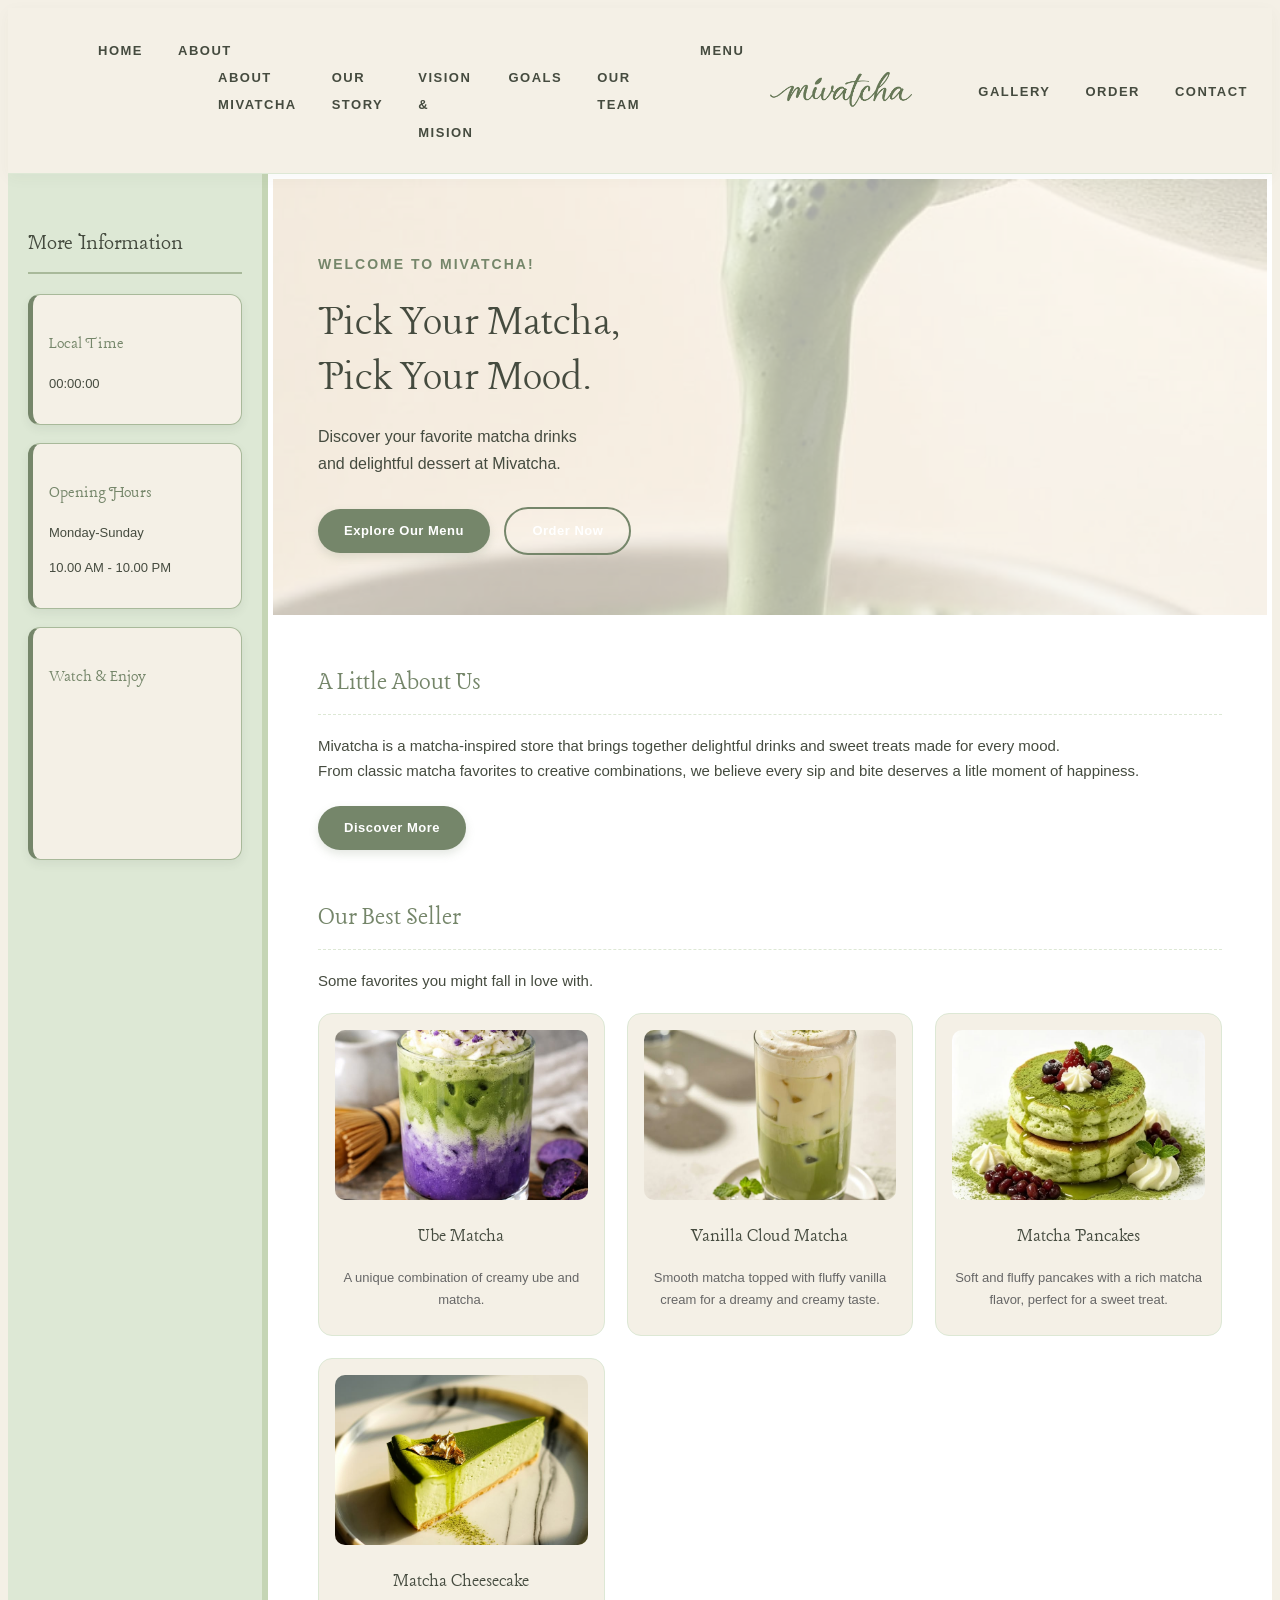
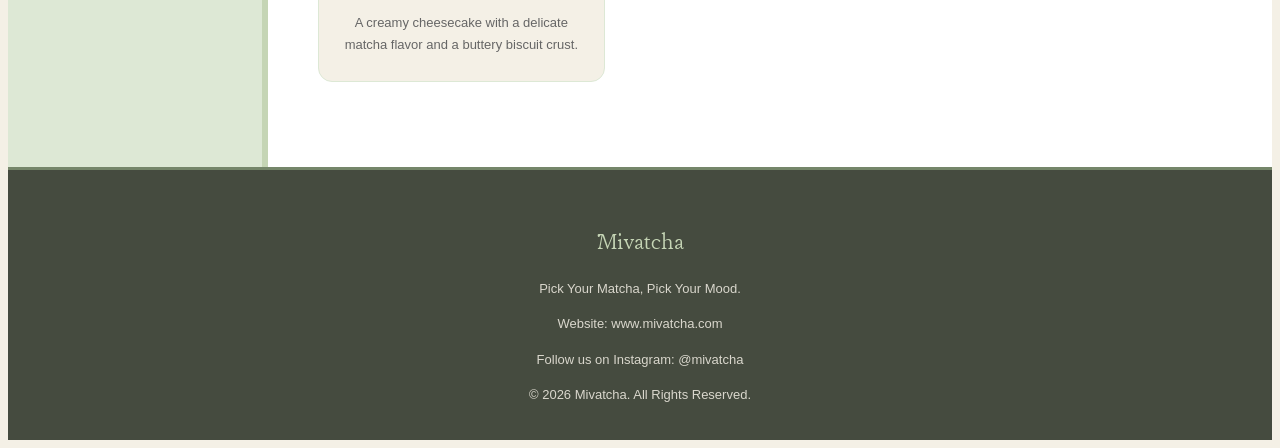
<file: index.html>
<!DOCTYPE html>
<html lang="en">
<head>
    <meta charset="UTF-8">
    <meta name="viewport" content="width=device-width, initial-scale=1.0">
    <title>Mivatcha | Pick Your Matcha, Pick Your Mood</title>
    <link rel="icon" href="images/Logo Kaligrafi Sage “mivatcha”.png">
    <link rel="stylesheet" href="style.css">
    <link rel="stylesheet" href="script.js">
    <link rel="stylesheet" href="https://fonts.googleapis.com/css?family=lancelot">
</head>
<body>
    <!-- header -->
<header class="header">
    <nav class="navigasi-kiri">
        <ul>
            <li><a href="index.html">Home</a></li>
            <li class="dropdown">
            <a href="about.html" class="dropbtn">About</a>
            <ul class="dropdown-content">
                <li><a href="about.html#profile">About Mivatcha</a></li>
                <li><a href="about.html#story">Our Story</a></li>
                <li><a href="about.html#vision-mission">Vision & Mision</a></li>
                <li><a href="about.html#goals">Goals</a></li>
                <li><a href="about.html#team">Our Team</a></li>
            </ul>
            </li>
            <li><a href="menu.html">Menu</a></li>
        </ul>
    </nav>

    <div class="logo-container">
        <img src="images/Logo Kaligrafi Sage “mivatcha”.png" alt="Logo Mivatcha" class="logo-img">
    </div>

    <nav class="navigasi-kanan">
        <ul>
            <li><a href="gallery.html">Gallery</a></li>
            <li><a href="order.html">Order</a></li>
            <li><a href="contact.html">Contact</a></li>
        </ul>
    </nav>
</header>
<!-- sidebar -->
<aside class="sidebar">
    
    <h2>More Information</h2>

    <div class="clock-widget">
        <h3>Local Time</h3>
        <p id="digital-clock">00:00:00</p>
    </div>

    <div class="opening-hours">
        <h3>Opening Hours</h3>
        <p>Monday-Sunday</p>
        <p>10.00 AM - 10.00 PM</p>
    </div>

    <div class="youtube-video">
    <h3>Watch & Enjoy</h3>
    <iframe src="https://www.youtube.com/embed/vztBQf_kU1M?si=RhCU1Ooqr7WZNze2" title="YouTube video player" frameborder="0" allow="accelerometer; autoplay; clipboard-write; encrypted-media; gyroscope; picture-in-picture; web-share" referrerpolicy="strict-origin-when-cross-origin" allowfullscreen></iframe>
</div>
</aside>

<main class="main-content">
<section class="hero">
    <div class="hero-text">
    <p class="subtitle">Welcome to Mivatcha!</p>
    <h1>Pick Your Matcha, <br> Pick Your Mood.</h1>
    
    <p>Discover your favorite matcha drinks <br> and delightful dessert at Mivatcha.
    </p>

    <a href="menu.html" class="button">Explore Our Menu</a>
    <a href="order.html" class="button button-secondary">Order Now</a>
    </div>

</section>

<section class="about-preview">
    <h2>A Little About Us</h2>
    <p>Mivatcha is a matcha-inspired store that brings together delightful drinks and sweet treats made for every mood.
    <br>
    From classic matcha favorites to creative combinations, we believe every sip and bite deserves a litle moment of happiness.
    </p>
    
    <a href="about.html" class="button">Discover More
    </a>
</section>

<section class="best-seller">
    <h2>Our Best Seller</h2>
    <p>Some favorites you might fall in love with.</p>

<div class="product-container">

    <div class="product-card">
        <img src="images/ube best seller.jpg" alt="Ube Matcha">
        <h3>Ube Matcha</h3>
        <p>A unique combination of creamy ube and matcha.</p>
    </div>

    <div class="product-card">
        <img src="images/Vanilla Cloud Matcha.jpg">
        <h3>Vanilla Cloud Matcha</h3>
        <p>Smooth matcha topped with fluffy vanilla cream for a dreamy and creamy taste.</p>
    </div>

    <div class="product-card">
        <img src="images/Matcha pancakes.jpg">
        <h3>Matcha Pancakes</h3>
        <p>Soft and fluffy pancakes with a rich matcha flavor, perfect for a sweet treat.</p>
    </div>

    <div class="product-card">
        <img src="images/matcha cheesecake.jpg">
        <h3>Matcha Cheesecake</h3>
        <p>A creamy cheesecake with a delicate matcha flavor and a buttery biscuit crust.</p>
    </div>
</div>
</section>
</main>

<!-- footer -->
 <footer>
    <div class="footer-content">
        <h2>Mivatcha</h2>
        <p>Pick Your Matcha, Pick Your Mood.</p>
        <p>Website: www.mivatcha.com</p>
        <p>Follow us on Instagram: @mivatcha</p>
        <p>&copy; 2026 Mivatcha. All Rights Reserved.</p>
    </div>
</footer>
</body>
</html>
</file>
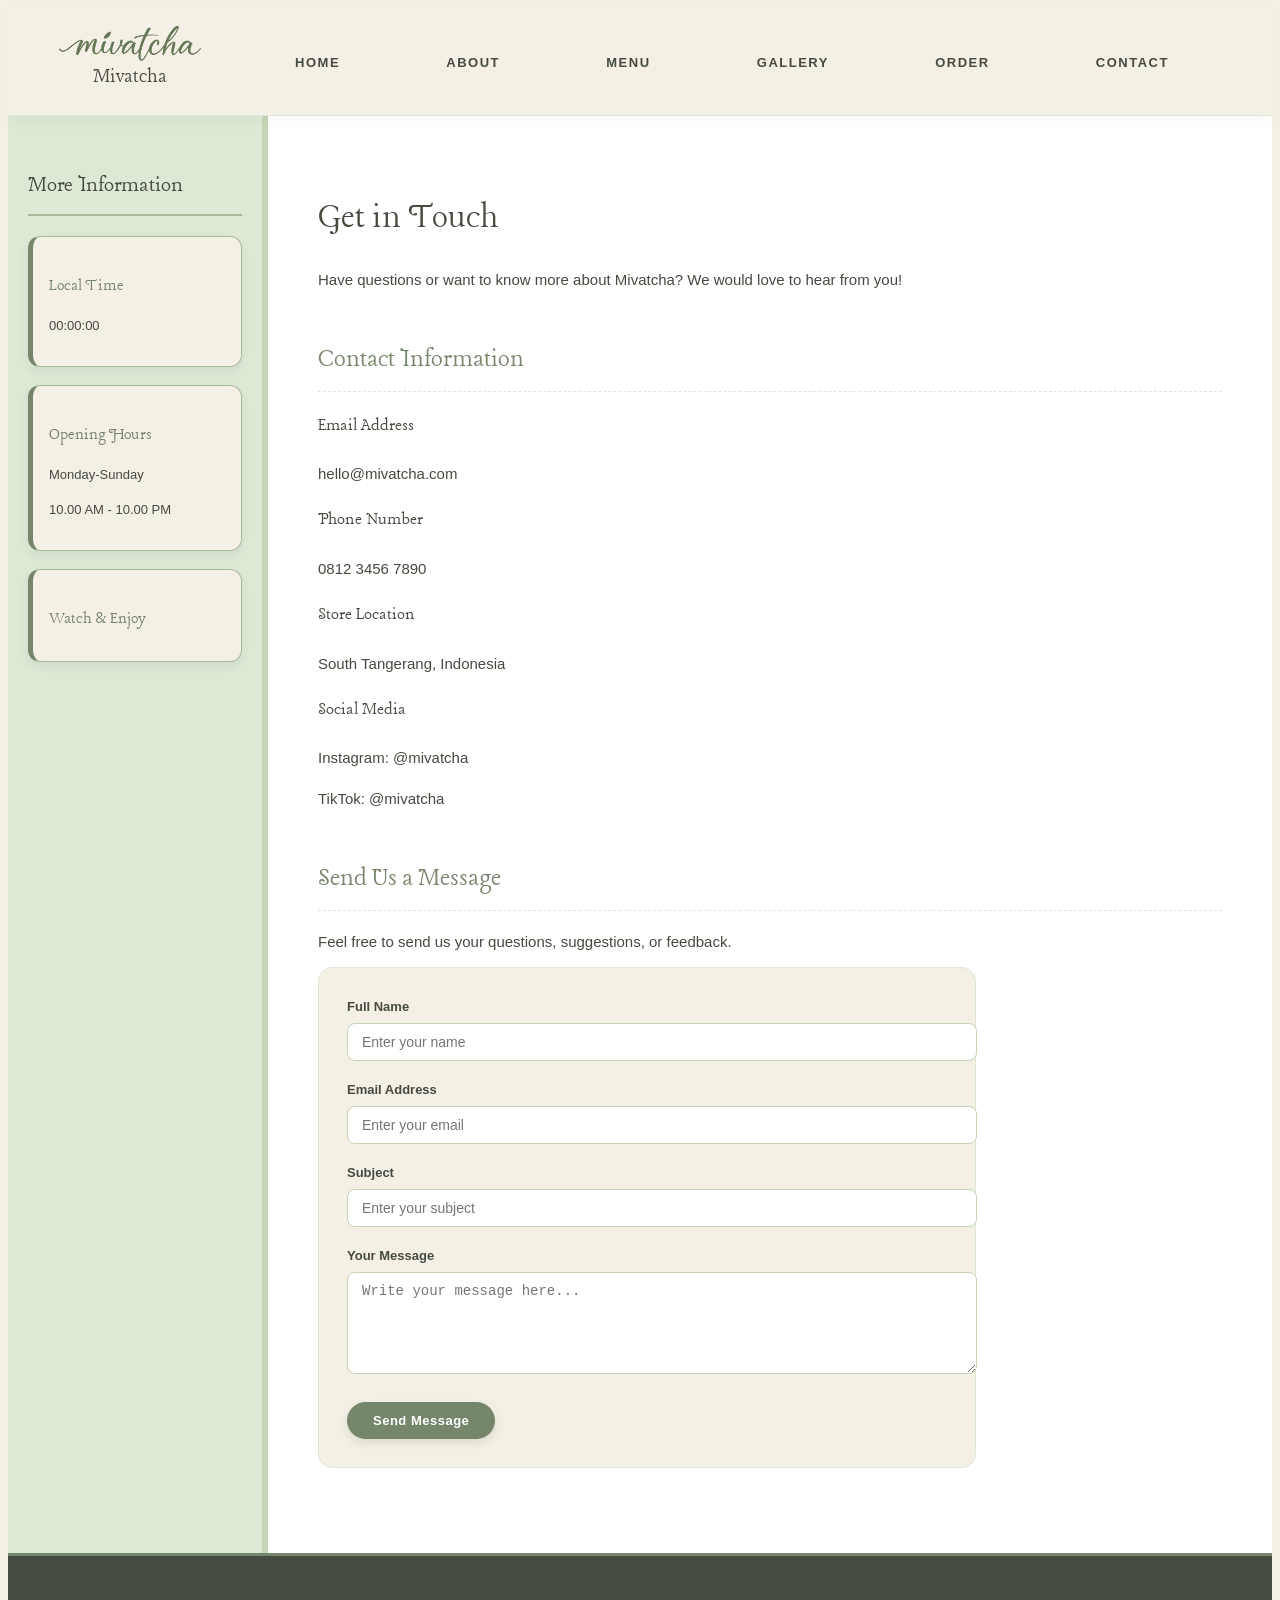
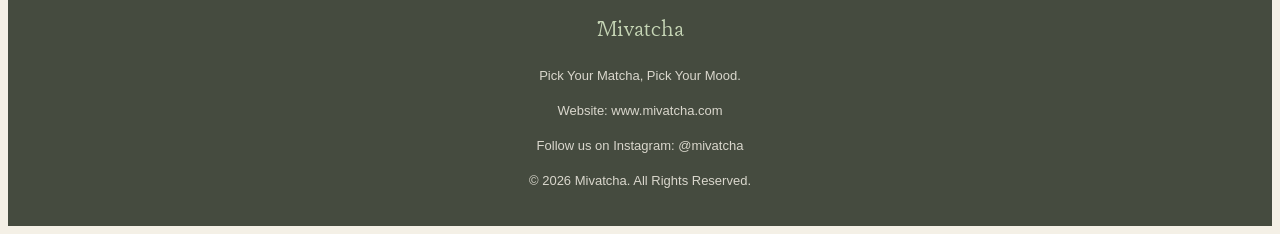
<file: contact.html>
<!DOCTYPE html>
<html lang="en">
<head>
    <meta charset="UTF-8">
    <meta name="viewport" content="width=device-width, initial-scale=1.0">
    <title>Contact Us | Mivatcha</title>
    <link rel="icon" href="images/Logo Kaligrafi Sage “mivatcha”.png">
    <link rel="stylesheet" href="style.css">
    <link rel="stylesheet"
  href="https://fonts.googleapis.com/css?family=lancelot">
</head>
<body>
    <!-- header -->
<header class="header">
    <div class="logo-container">
        <img src="images/Logo Kaligrafi Sage “mivatcha”.png" alt="Logo Mivatcha" class="logo-img">
        <h1>Mivatcha</h1>
        <p>Pick Your Matcha, Pick Your Mood</p>
    </div>

    <div class="navigasi">
        <ul>
            <li><a href="index.html">Home</a></li>
            <li><a href="about.html">About</a></li>
            <li><a href="menu.html">Menu</a></li>
            <li><a href="gallery.html">Gallery</a></li>
            <li><a href="order.html">Order</a></li>
            <li><a href="contact.html">Contact</a></li>
        </ul>
    </div>
</header>
<!-- sidebar -->
<aside class="sidebar">
    
    <h2>More Information</h2>

    <div class="clock-widget">
        <h3>Local Time</h3>
        <p id="digital-clock">00:00:00</p>
    </div>

    <div class="opening-hours">
        <h3>Opening Hours</h3>
        <p>Monday-Sunday</p>
        <p>10.00 AM - 10.00 PM</p>
    </div>

    <div class="youtube-video">
        <h3>Watch & Enjoy</h3>
    </div>
</aside>

<main class="main-content">
    <section class="contact-section">
        <h1>Get in Touch</h1>
        <p>Have questions or want to know more about Mivatcha? We would love to hear from you!</p>
    </section>

    <section class="contact-information">
        <h2>Contact Information</h2>

        <div class="contact-item">
            <h3>Email Address</h3>
            <p>hello@mivatcha.com</p>
        </div>

        <div class="contact-item">
            <h3>Phone Number</h3>
            <p>0812 3456 7890</p>
        </div>

        <div class="contact-item">
            <h3>Store Location</h3>
            <p>South Tangerang, Indonesia</p>
        </div>

        <div class="contact-item">
            <h3>Social Media</h3>
            <p>Instagram: @mivatcha</p>
            <p>TikTok: @mivatcha</p>
        </div>
    </section>

    <section class="contact-form-section">
        <h2>Send Us a Message</h2>
        <p>Feel free to send us your questions, suggestions, or feedback.</p>

        <form class="contact-form" action="#" method="post">

        <div class="form-group">
            <label for="name">Full Name</label>
            <input type="text" id="name" name="name" placeholder="Enter your name" required>
        </div>

        <div class="form-group">
            <label for="contact-email">Email Address</label>
            <input type="email" id="contact-email" name="email" placeholder="Enter your email" required>
        </div>

        <div class="form-group">
            <label for="subject">Subject</label>
            <input type="text" id="subject" name="subject" placeholder="Enter your subject" required>
        </div>

        <div class="form-group">
            <label for="message">Your Message</label>
            <textarea id="message" name="message" rows="5" placeholder="Write your message here..." required></textarea>
        </div>

        <button type="submit">Send Message</button>

        </form>
    </section>
</main>
<!-- footer -->
 <footer>
    <div class="footer-content">
        <h2>Mivatcha</h2>
        <p>Pick Your Matcha, Pick Your Mood.</p>
        <p>Website: www.mivatcha.com</p>
        <p>Follow us on Instagram: @mivatcha</p>
        <p>&copy; 2026 Mivatcha. All Rights Reserved.</p>
    </div>
</footer>
</body>
</html>
</file>
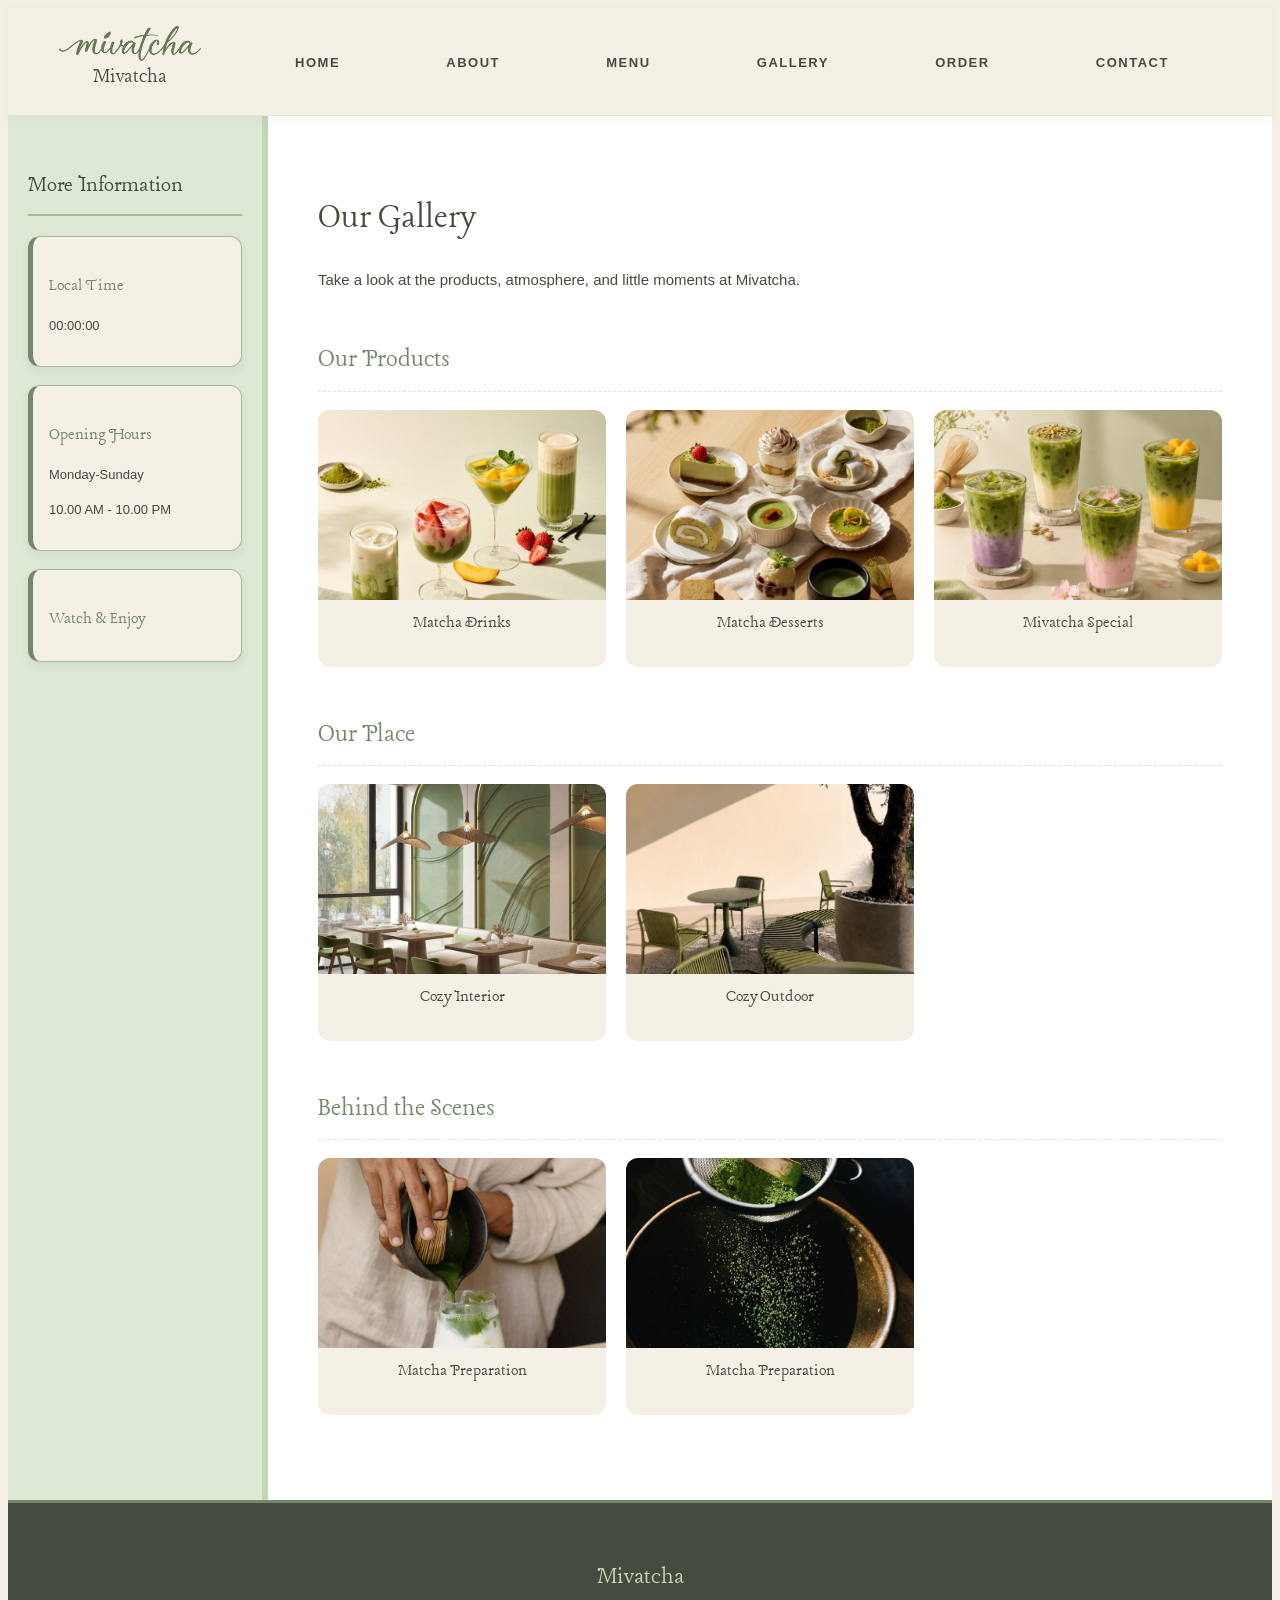
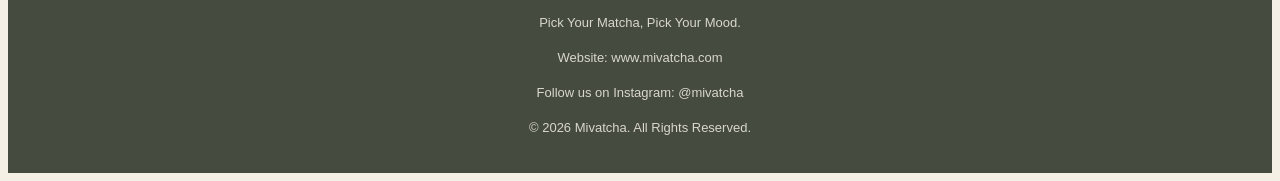
<file: gallery.html>
<!DOCTYPE html>
<html lang="en">
<head>
    <meta charset="UTF-8">
    <meta name="viewport" content="width=device-width, initial-scale=1.0">
    <title>Gallery | Mivatcha</title>
    <link rel="icon" href="images/Logo Kaligrafi Sage “mivatcha”.png">
    <link rel="stylesheet" href="style.css">
    <link rel="stylesheet"
  href="https://fonts.googleapis.com/css?family=lancelot">
</head>
<body>
    <!-- header -->
<header class="header">
    <div class="logo-container">
        <img src="images/Logo Kaligrafi Sage “mivatcha”.png" alt="Logo Mivatcha" class="logo-img">
        <h1>Mivatcha</h1>
        <p>Pick Your Matcha, Pick Your Mood</p>
    </div>

    <div class="navigasi">
        <ul>
            <li><a href="index.html">Home</a></li>
            <li><a href="about.html">About</a></li>
            <li><a href="menu.html">Menu</a></li>
            <li><a href="gallery.html">Gallery</a></li>
            <li><a href="order.html">Order</a></li>
            <li><a href="contact.html">Contact</a></li>
        </ul>
    </div>
</header>
<!-- sidebar -->
<aside class="sidebar">
    
    <h2>More Information</h2>

    <div class="clock-widget">
        <h3>Local Time</h3>
        <p id="digital-clock">00:00:00</p>
    </div>

    <div class="opening-hours">
        <h3>Opening Hours</h3>
        <p>Monday-Sunday</p>
        <p>10.00 AM - 10.00 PM</p>
    </div>

    <div class="youtube-video">
        <h3>Watch & Enjoy</h3>
    </div>
</aside>

<main class="main-content">
    <!-- gallery section -->
<section class="gallery-section">
    <h1>Our Gallery</h1>
    <p>Take a look at the products, atmosphere, and little moments at Mivatcha.</p>
</section>

<section class="gallery-kategori">
    <h2>Our Products</h2>

    <div class="gallery-container">
        <div class="gallery-item">
            <img src="images/produck matcha.jpg" alt="Matcha Drinks">
            <h3>Matcha Drinks</h3>
        </div>

        <div class="gallery-item">
            <img src="images/matcha desserts.jpg" alt="Matcha Desserts">
            <h3>Matcha Desserts</h3>
        </div>

        <div class="gallery-item">
            <img src="images/mivatcha special.png" alt="Mivatcha Special">
            <h3>Mivatcha Special</h3>
        </div>
    </div>
</section>

<section class="gallery-kategori">
    <h2>Our Place</h2>

    <div class="gallery-container">
        <div class="gallery-item">
            <img src="images/interior cafe.jpg" alt="Mivatcha Interior">
            <h3>Cozy Interior</h3>
        </div>

        <div class="gallery-item">
            <img src="images/outdoor.jpg" alt="Mivatcha Outdoor">
            <h3>Cozy Outdoor</h3>
        </div>
    </div>
</section>

<section class="gallery-kategori">
    <h2>Behind the Scenes</h2>

    <div class="gallery-container">
        <div class="gallery-item">
            <img src="images/making matcha.jpg" alt="Making Matcha">
            <h3>Matcha Preparation</h3>
        </div>

        <div class="gallery-item">
            <img src="images/making matcha 2.jpg" alt="Making Matcha">
            <h3>Matcha Preparation</h3>
        </div>
    </div>
</section>
</main>

<!-- footer -->
 <footer>
    <div class="footer-content">
        <h2>Mivatcha</h2>
        <p>Pick Your Matcha, Pick Your Mood.</p>
        <p>Website: www.mivatcha.com</p>
        <p>Follow us on Instagram: @mivatcha</p>
        <p>&copy; 2026 Mivatcha. All Rights Reserved.</p>
    </div>
</footer>
</body>
</html>
</file>
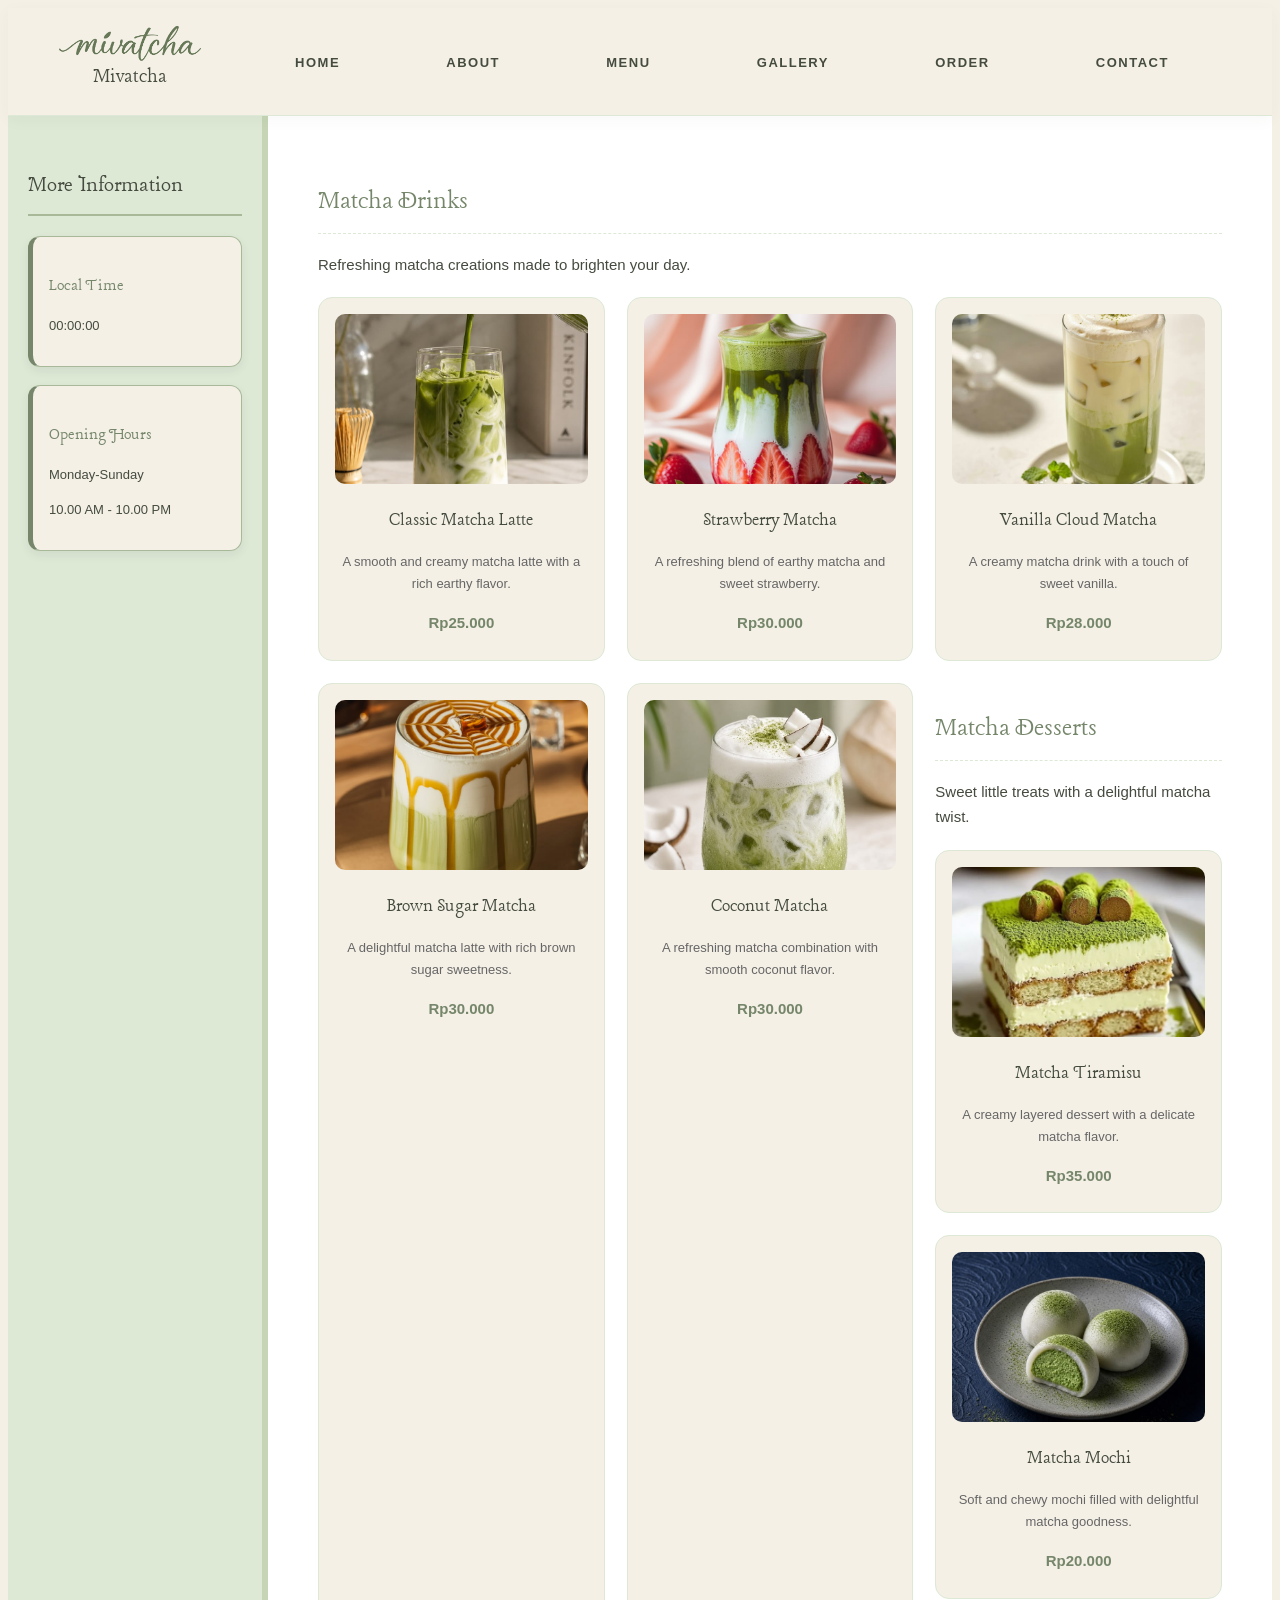
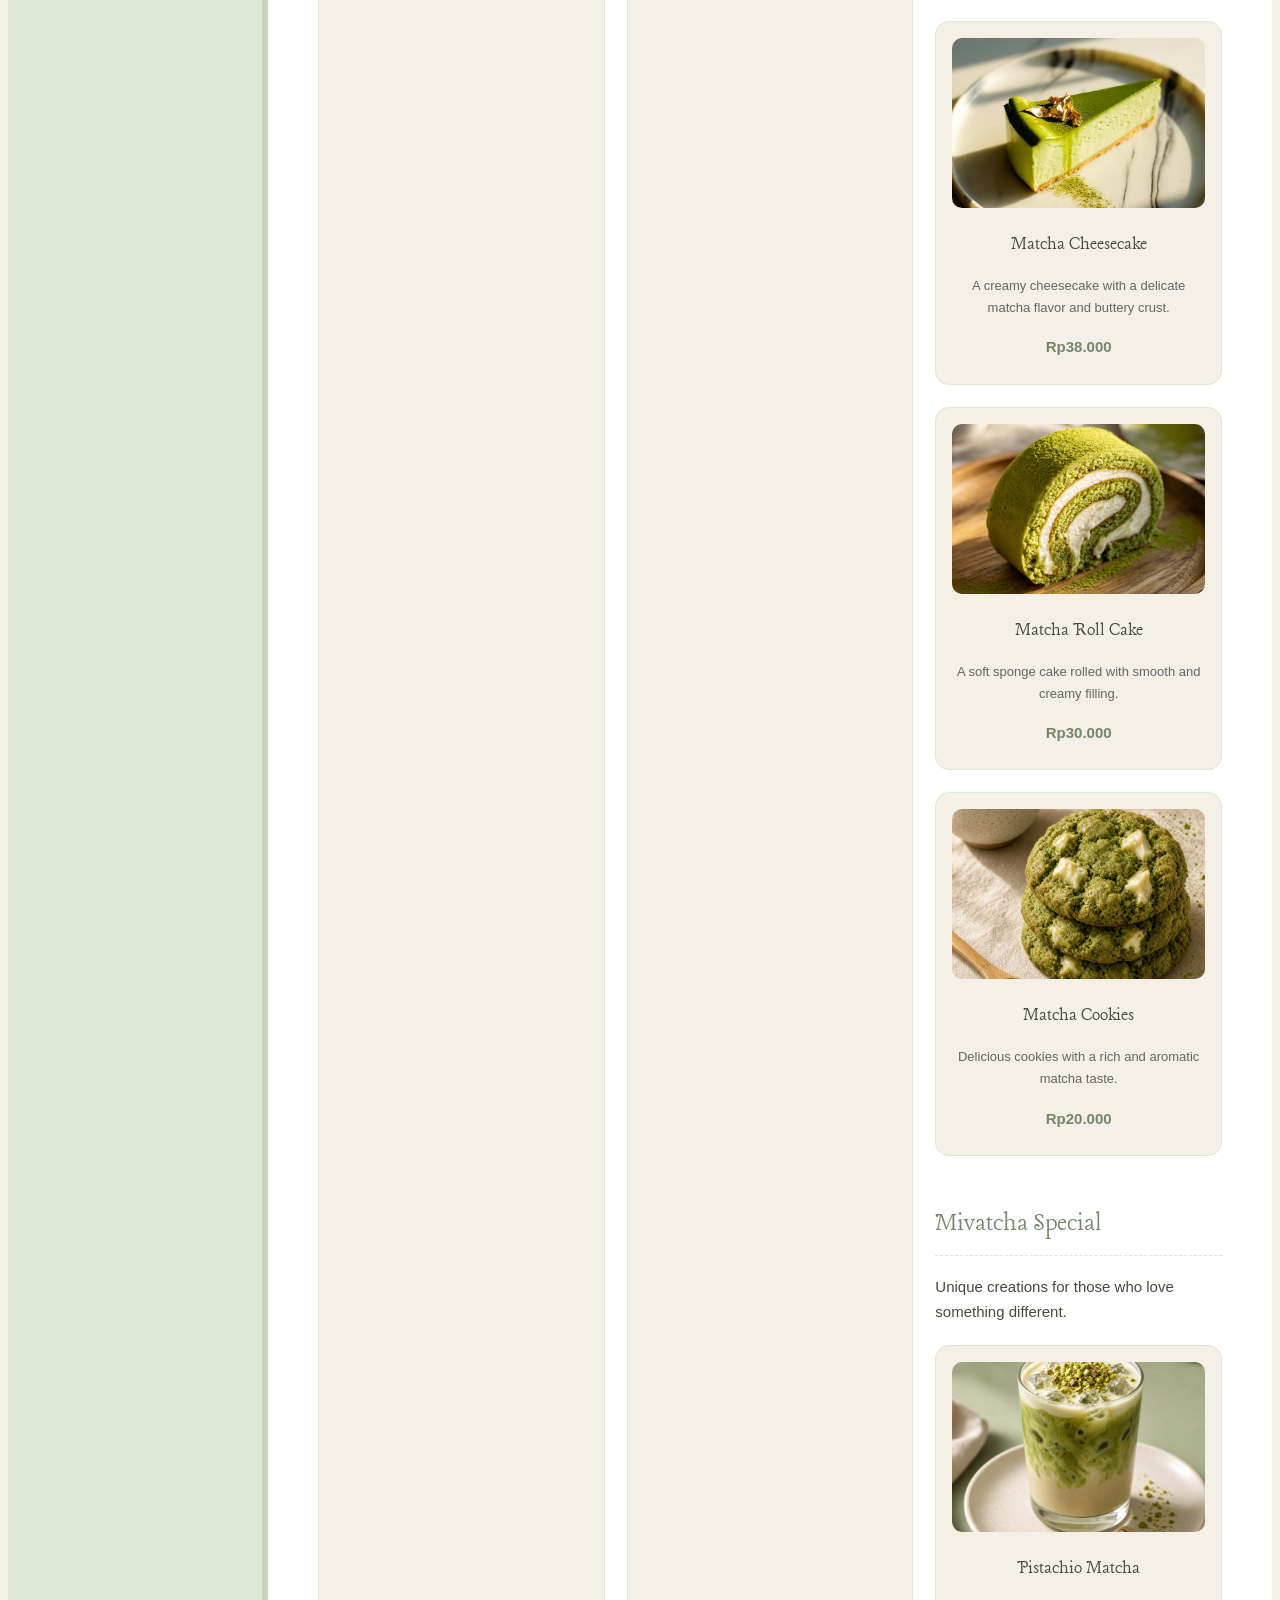
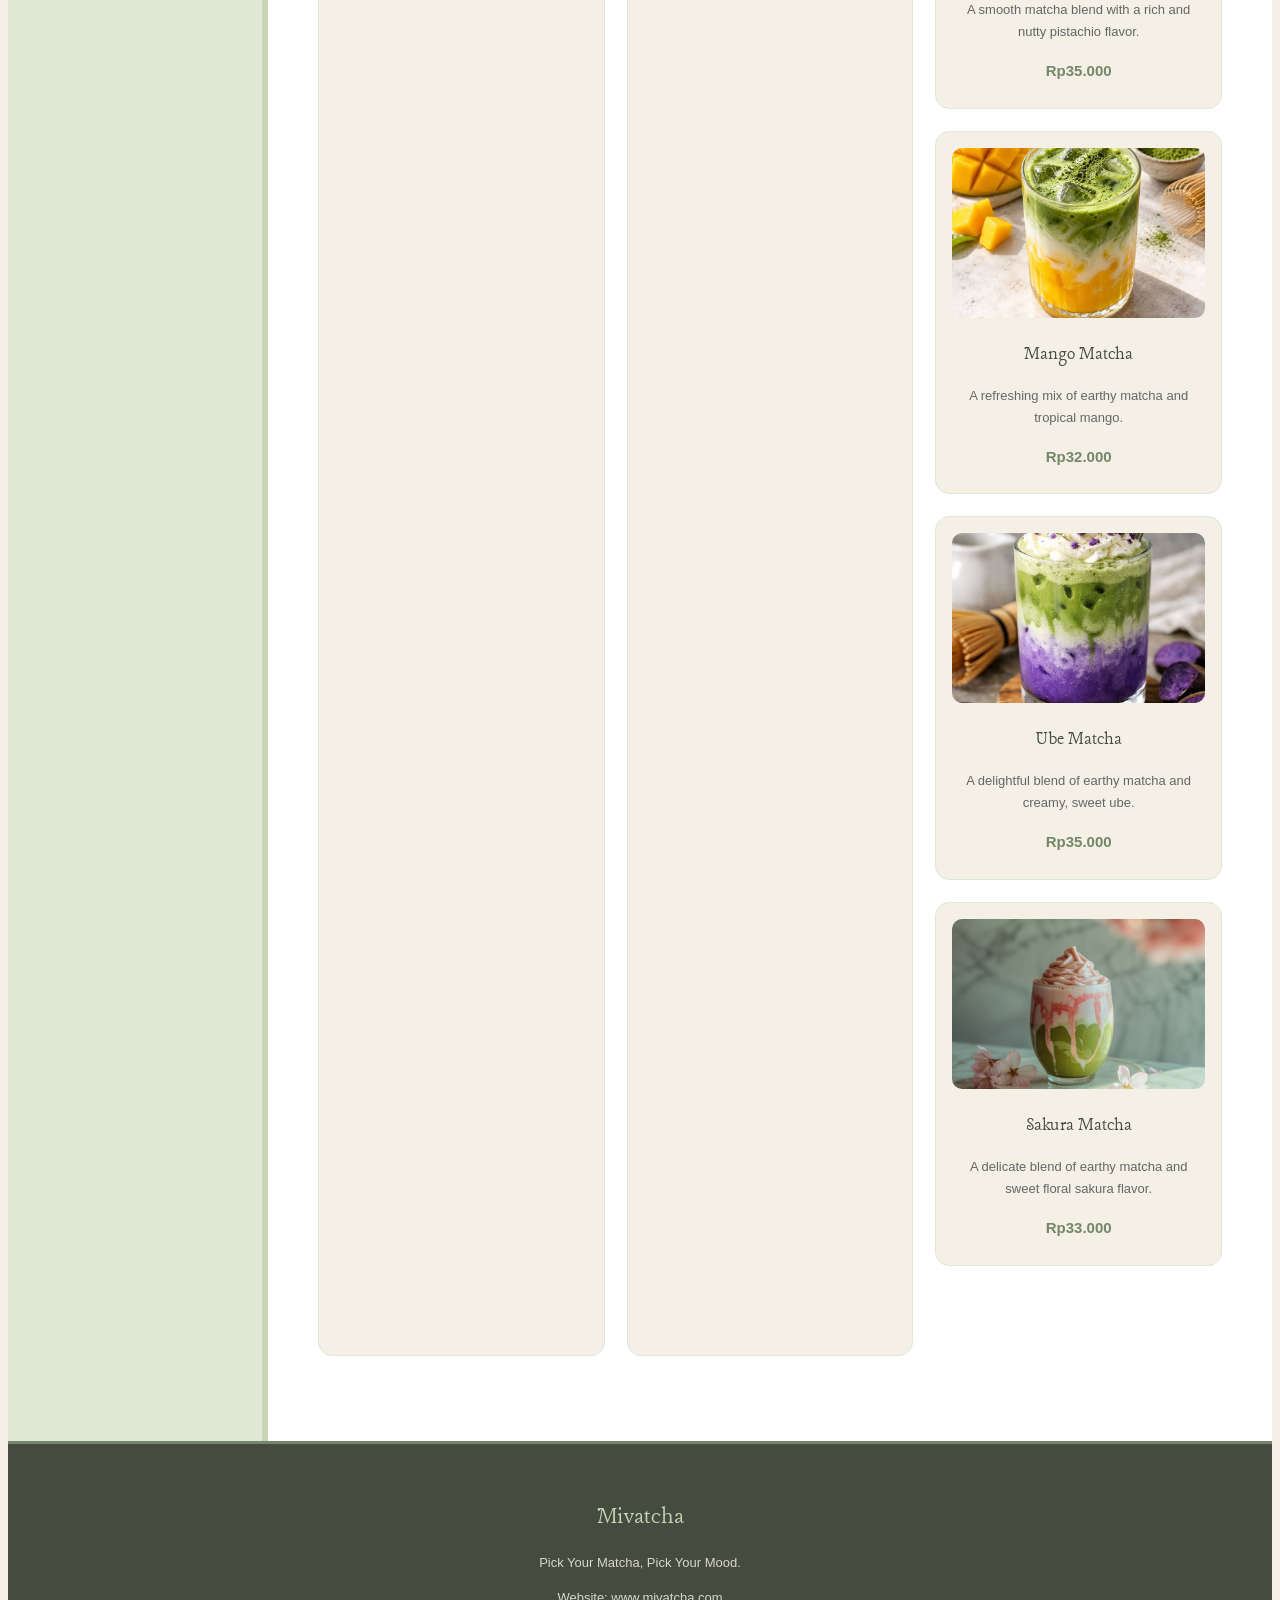
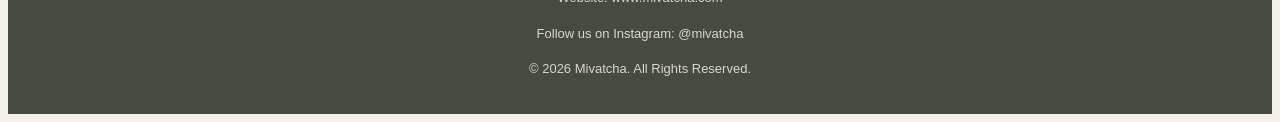
<file: menu.html>
<!DOCTYPE html>
<html lang="en">
<head>
    <meta charset="UTF-8">
    <meta name="viewport" content="width=device-width, initial-scale=1.0">
    <title>Menu | Mivatcha</title>
    <link rel="icon" href="images/Logo Kaligrafi Sage “mivatcha”.png">
    <link rel="stylesheet" href="style.css">
    <link rel="stylesheet"
  href="https://fonts.googleapis.com/css?family=lancelot">
</head>
<body>
    <!-- header -->
<header class="header">
    <div class="logo-container">
        <img src="images/Logo Kaligrafi Sage “mivatcha”.png" alt="Logo Mivatcha" class="logo-img">
        <h1>Mivatcha</h1>
        <p>Pick Your Matcha, Pick Your Mood</p>
    </div>

    <div class="navigasi">
        <ul>
            <li><a href="index.html">Home</a></li>
            <li><a href="about.html">About</a></li>
            <li><a href="menu.html">Menu</a></li>
            <li><a href="gallery.html">Gallery</a></li>
            <li><a href="order.html">Order</a></li>
            <li><a href="contact.html">Contact</a></li>
        </ul>
    </div>
</header>
<!-- sidebar -->
<aside class="sidebar">
    
    <h2>More Information</h2>

    <div class="clock-widget">
        <h3>Local Time</h3>
        <p id="digital-clock">00:00:00</p>
    </div>

    <div class="opening-hours">
        <h3>Opening Hours</h3>
        <p>Monday-Sunday</p>
        <p>10.00 AM - 10.00 PM</p>
    </div>
</aside>

<main class="main-content">
    <!-- matcha drink section -->
<section class="menu-kategori">
    <h2>Matcha Drinks</h2>
    <p>Refreshing matcha creations made to brighten your day.</p>

    <div class="product-container">

        <div class="product-card">
            <img src="images/Classic Matcha Latte.jpg" alt="Classic Matcha Latte">
            <h3>Classic Matcha Latte</h3>
            <p>A smooth and creamy matcha latte with a rich earthy flavor.</p>
            <p class="price">Rp25.000</p>
        </div>

        <div class="product-card">
            <img src="images/matchae berry.jpg" alt="Strawberry Matcha">
            <h3>Strawberry Matcha</h3>
            <p>A refreshing blend of earthy matcha and sweet strawberry.</p>
            <p class="price">Rp30.000</p>
        </div>

        <div class="product-card">
            <img src="images/Vanilla Cloud Matcha.jpg" alt="Vanilla Cloud Matcha">
            <h3>Vanilla Cloud Matcha</h3>
            <p>A creamy matcha drink with a touch of sweet vanilla.</p>
            <p class="price">Rp28.000</p>
        </div>

        <div class="product-card">
            <img src="images/Brown Sugar Matcha.jpg" alt="Brown Sugar Matcha">
            <h3>Brown Sugar Matcha</h3>
            <p>A delightful matcha latte with rich brown sugar sweetness.</p>
            <p class="price">Rp30.000</p>
        </div>

        <div class="product-card">
            <img src="images/Coconut Matcha.jpg" alt="Coconut Matcha">
            <h3>Coconut Matcha</h3>
            <p>A refreshing matcha combination with smooth coconut flavor.</p>
            <p class="price">Rp30.000</p>
        </div>

        <!-- matcha desserts section -->
    <section class="menu-kategori">
        <h2>Matcha Desserts</h2>
        <p>Sweet little treats with a delightful matcha twist.</p>

    <div class="product-container">

        <div class="product-card">
            <img src="images/Matcha Tiramisu.jpg" alt="Matcha Tiramisu">
            <h3>Matcha Tiramisu</h3>
            <p>A creamy layered dessert with a delicate matcha flavor.</p>
            <p class="price">Rp35.000</p>
        </div>

        <div class="product-card">
            <img src="images/Matcha Mochi.jpg" alt="Matcha Mochi">
            <h3>Matcha Mochi</h3>
            <p>Soft and chewy mochi filled with delightful matcha goodness.</p>
            <p class="price">Rp20.000</p>
        </div>

        <div class="product-card">
            <img src="images/matcha cheesecake.jpg" alt="Matcha Cheesecake">
            <h3>Matcha Cheesecake</h3>
            <p>A creamy cheesecake with a delicate matcha flavor and buttery crust.</p>
            <p class="price">Rp38.000</p>
        </div>

        <div class="product-card">
            <img src="images/roll matcha cake.jpg" alt="Matcha Cake">
            <h3>Matcha Roll Cake</h3>
            <p>A soft sponge cake rolled with smooth and creamy filling.</p>
            <p class="price">Rp30.000</p>
        </div>

        <div class="product-card">
            <img src="images/matcha cookies.jpg" alt="Matcha Cookies">
            <h3>Matcha Cookies</h3>
            <p>Delicious cookies with a rich and aromatic matcha taste.</p>
            <p class="price">Rp20.000</p>
        </div>

    <!-- mivatcha spesial section -->
     <section class="menu-kategori">
        <h2>Mivatcha Special</h2>
        <p>Unique creations for those who love something different.</p>

    <div class="product-container">

        <div class="product-card">
            <img src="images/pistachio matcha.jpg" alt="Pistachio Matcha">
            <h3>Pistachio Matcha</h3>
            <p>A smooth matcha blend with a rich and nutty pistachio flavor.</p>
            <p class="price">Rp35.000</p>
        </div>

        <div class="product-card">
            <img src="images/mango matcha.jpg" alt="Mango Matcha">
            <h3>Mango Matcha</h3>
            <p>A refreshing mix of earthy matcha and tropical mango.</p>
            <p class="price">Rp32.000</p>
        </div>

        <div class="product-card">
            <img src="images/ube best seller.jpg" alt="Ube Matcha">
            <h3>Ube Matcha</h3>
            <p>A delightful blend of earthy matcha and creamy, sweet ube.</p>
            <p class="price">Rp35.000</p>
        </div>

        <div class="product-card">
            <img src="images/sakura matcha.jpg" alt="Sakura Matcha">
            <h3>Sakura Matcha</h3>
            <p>A delicate blend of earthy matcha and sweet floral sakura flavor.</p>
            <p class="price">Rp33.000</p>
        </div>
        </div>
    </section>
    
    </div>
</section>

</div>
</section>
</main>

<!-- footer -->
 <footer>
    <div class="footer-content">
        <h2>Mivatcha</h2>
        <p>Pick Your Matcha, Pick Your Mood.</p>
        <p>Website: www.mivatcha.com</p>
        <p>Follow us on Instagram: @mivatcha</p>
        <p>&copy; 2026 Mivatcha. All Rights Reserved.</p>
    </div>
</footer>
</html>
</file>
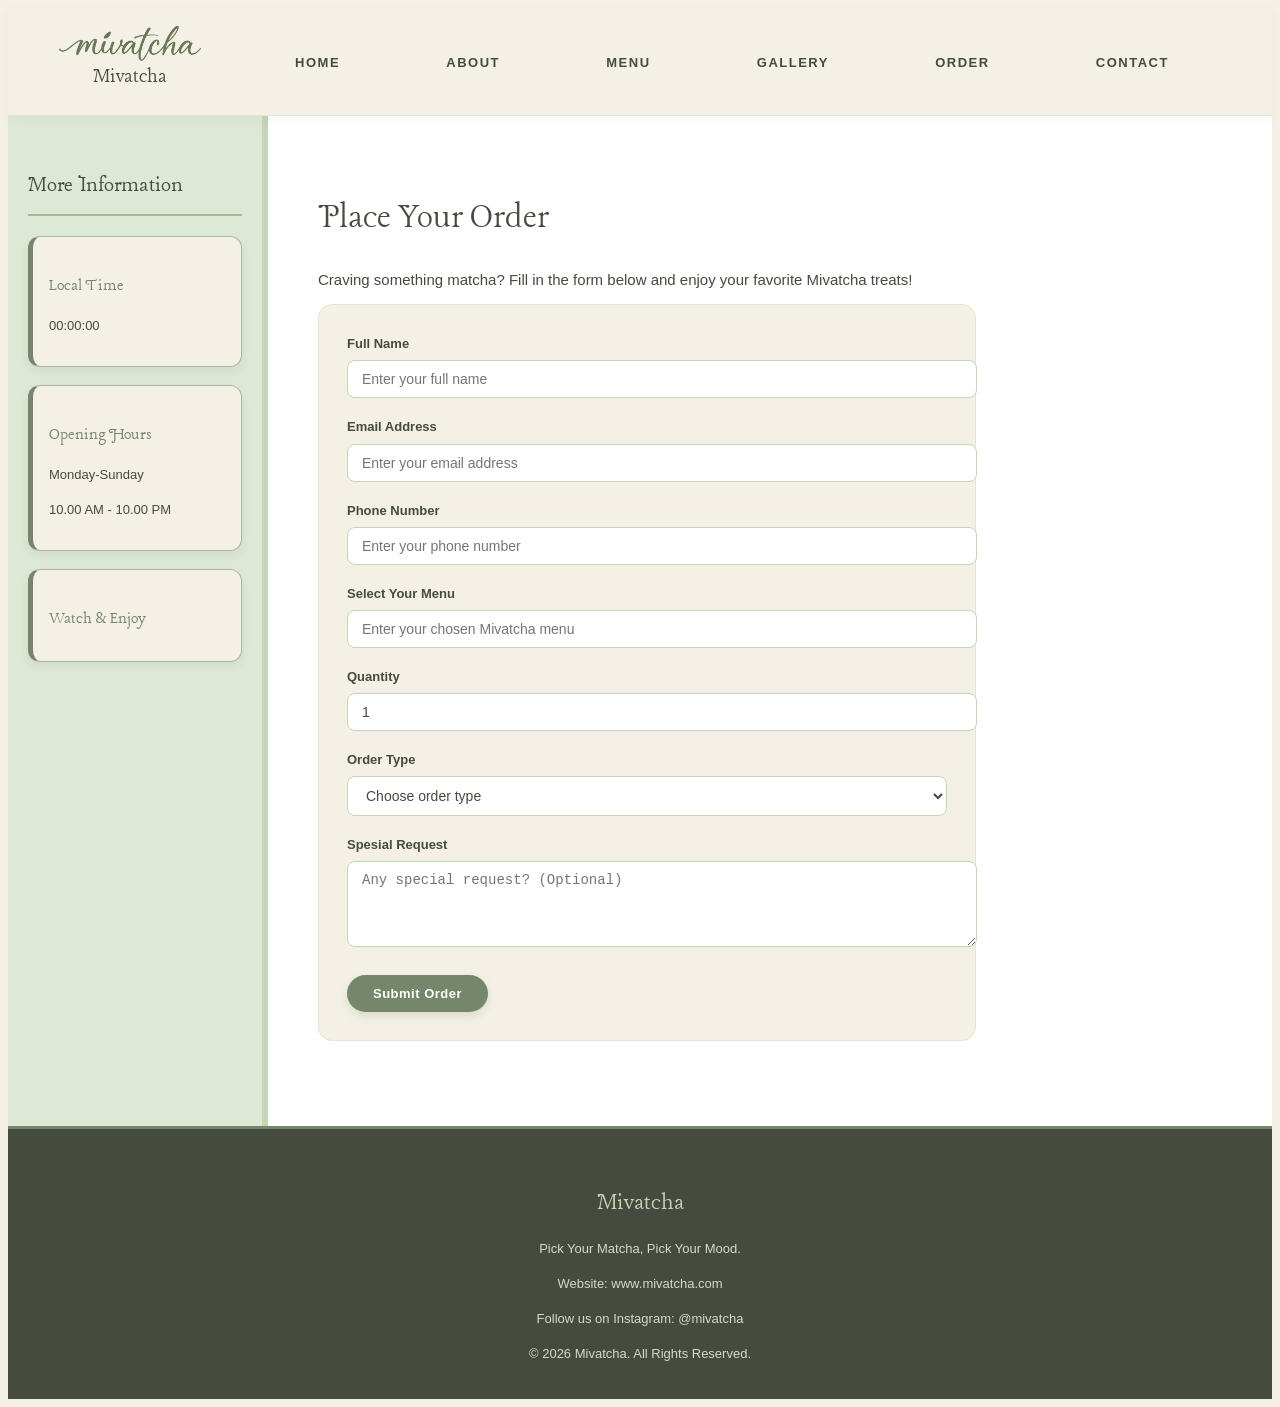
<file: order.html>
<!DOCTYPE html>
<html lang="en">
<head>
    <meta charset="UTF-8">
    <meta name="viewport" content="width=device-width, initial-scale=1.0">
    <title>Order | Mivatcha</title>
    <link rel="icon" href="images/Logo Kaligrafi Sage “mivatcha”.png">
    <link rel="stylesheet" href="style.css">
    <link rel="stylesheet"
  href="https://fonts.googleapis.com/css?family=lancelot">
</head>
<body>
    <!-- header -->
<header class="header">
    <div class="logo-container">
        <img src="images/Logo Kaligrafi Sage “mivatcha”.png" alt="Logo Mivatcha" class="logo-img">
        <h1>Mivatcha</h1>
        <p>Pick Your Matcha, Pick Your Mood</p>
    </div>

    <div class="navigasi">
        <ul>
            <li><a href="index.html">Home</a></li>
            <li><a href="about.html">About</a></li>
            <li><a href="menu.html">Menu</a></li>
            <li><a href="gallery.html">Gallery</a></li>
            <li><a href="order.html">Order</a></li>
            <li><a href="contact.html">Contact</a></li>
        </ul>
    </div>
</header>
<!-- sidebar -->
<aside class="sidebar">
    
    <h2>More Information</h2>

    <div class="clock-widget">
        <h3>Local Time</h3>
        <p id="digital-clock">00:00:00</p>
    </div>

    <div class="opening-hours">
        <h3>Opening Hours</h3>
        <p>Monday-Sunday</p>
        <p>10.00 AM - 10.00 PM</p>
    </div>

    <div class="youtube-video">
        <h3>Watch & Enjoy</h3>
    </div>
</aside>

<main class="main-content">
    <section class="registration-section">
        <h1>Place Your Order</h1>
        <p>Craving something matcha? Fill in the form below and enjoy your favorite Mivatcha treats!</p>
        <form class="order-form" action="#" method="post">
            <div class="form-group">
                <label for="fullname">Full Name</label>
                <input type="text" id="fullname" name="fullname" placeholder="Enter your full name" required>
            </div>

            <div class="form-group">
                <label for="email">Email Address</label>
                <input type="email" id="email" name="email" placeholder="Enter your email address" required>
            </div>

            <div class="form-group">
                <label for="phone">Phone Number</label>
                <input type="phone" id="phone" name="fullname" placeholder="Enter your phone number" required>
            </div>

            <div class="form-group">
                <label for="menu">Select Your Menu</label>
                <input type="text" id="menu" name="menu" placeholder="Enter your chosen Mivatcha menu" required>
            </div>

            <div class="form-group">
                <label for="quantity">Quantity</label>
                <input type="number" id="quantity" name="quantity" min="1" value="1" required>
            </div>

            <div class="form-group">
                <label for="order-type">Order Type</label>
                <select id="order-type" name="order-type" required>
                    <option value="">Choose order type</option>
                    <option value="dine-in">Dine In</option>
                    <option value="take-away">Take Away</option>
                </select>
            </div>

            <div class="form-group">
                <label for="request">Spesial Request</label>
                <textarea id="request" name="request" rows="4" placeholder="Any special request? (Optional)"></textarea>
            </div>

            <button type="submit">Submit Order</button>
        </form>
    </section>
</main>

<!-- footer -->
 <footer>
    <div class="footer-content">
        <h2>Mivatcha</h2>
        <p>Pick Your Matcha, Pick Your Mood.</p>
        <p>Website: www.mivatcha.com</p>
        <p>Follow us on Instagram: @mivatcha</p>
        <p>&copy; 2026 Mivatcha. All Rights Reserved.</p>
    </div>
</footer>
</body>
</html>
</file>
<file: style.css>
/* Palette: */
   - Soft Cream: #F4F0E6
   - Deep Olive: #454b3f
   - Olive Sage: #75866a
   - Soft Sage:  #A8B99A
   - Pastel Matcha: #C5D5B5
   - Light Mint: #DDE8D5

/* general style */
* {
    margin: 0;
    padding: 0;
    box-sizing: border-box;
}

body {
    font-family: 'Arial', sans-serif;
    background-color: #F4F0E6;
    color: #454B3F;
    line-height: 1.7;
    min-height: 100vh;
    display: grid;
    grid-template-columns: 260px 1fr;
    grid-template-rows: auto 1fr auto;
    grid-template-areas:
        "header header"
        "sidebar main"
        "footer footer";
}

/* Custom Font Family */
h1, h2, h3, .brand-title {
    font-family: 'Lancelot', serif;
    font-weight: 400;
}

a {
    text-decoration: none;
    color: inherit;
    transition: all 0.3s ease;
}

img {
    max-width: 100%;
    height: auto;
    display: block;
    object-fit: cover;
}

/* header & logo */
.header {
    grid-area: header;
    background-color:#F4F0E6;
    border-bottom: 1px solid #DDE8D5;
    padding: 12px 50px;
    display: flex;
    justify-content: space-between;
    align-items: center;
    box-shadow: 0 4px 15px rgba(69, 75, 63, 0.04);
    position: sticky;
    top: 0;
    z-index: 100;
}

/* Navigasi Kiri & Kanan */
.navigasi,
.navigasi-kiri,
.navigasi-kanan {
    flex: 1;
}

.navigasi-kiri ul {
    display: flex;
    justify-content: flex-start;
    gap: 35px; 
    list-style: none;
    margin-right: 25px; 
}

.navigasi-kanan ul {
    display: flex;
    justify-content: flex-end;
    gap: 35px; 
    list-style: none;
    margin-left: 25px; 
}


.navigasi ul {
    display: flex;
    justify-content: space-around;
    list-style: none;
}

.navigasi ul li a,
.navigasi-kiri ul li a,
.navigasi-kanan ul li a {
    font-size: 13px;
    font-weight: 600;
    text-transform: uppercase;
    letter-spacing: 1.5px;
    color: #454B3F;
    position: relative;
    padding: 5px 0;
}

/* Hover Effect Underline Sage */
.navigasi ul li a::after,
.navigasi-kiri ul li a::after,
.navigasi-kanan ul li a::after {
    content: '';
    position: absolute;
    bottom: 0;
    left: 0;
    width: 0%;
    height: 2px;
    background-color: #75866A;
    transition: width 0.3s ease;
}

.navigasi ul li a:hover::after,
.navigasi-kiri ul li a:hover::after,
.navigasi-kanan ul li a:hover::after {
    width: 100%;
}

.navigasi ul li a:hover,
.navigasi-kiri ul li a:hover,
.navigasi-kanan ul li a:hover {
    color: #75866A;
}

/* Container Logo Tengah */
.logo-container {
    display: flex;
    flex-direction: column;
    align-items: center;
    justify-content: center;
    flex-shrink: 0;
}

.logo-img {
    height: 48px;
    width: auto;
    object-fit: contain;
}

.logo-container h1,
.logo-container .brand-title {
    font-size: 22px;
    color: #454B3F;
    margin-top: -2px;
    line-height: 1;
}

.logo-container p {
    display: none; /* Disembunyikan agar header tetap ringkas 1 baris */
}

/* 3. Sidebar Styles */
.sidebar {
    grid-area: sidebar;
    background-color:#DDE8D5;
    padding: 30px 20px;
    border-right: 6px solid #C5D5B5;
}

.sidebar h2 {
    font-size: 24px;
    color: #454B3F;
    margin-bottom: 20px;
    border-bottom: 2px solid #A8B99A;
    padding-bottom: 8px;
}

.sidebar h3 {
    font-size: 18px;
    color: #75866A;
    margin-bottom: 6px;
}

.sidebar p {
    font-size: 13px;
    color: #454B3F;
}

.sidebar div {
    background-color: #F4F0E6;
    padding: 16px;
    border-radius: 12px;
    margin-bottom: 18px;
    border: 1.5px solid #A8B99A; 
    border-left: 5px solid #75866A;
    box-shadow: 0 4px 10px rgba(69, 75, 63, 0.08);
    transition: transform 0.3s ease, box-shadow 0.3s ease;
}
.youtube-video {
    background-color: #F4F0E6;
    padding: 16px;
    border-radius: 12px;
    border: 1.5px solid #A8B99A;
    border-left: 5px solid #75866A;
    box-shadow: 0 4px 10px rgba(69, 75, 63, 0.08);
    margin-bottom: 18px;
}

.youtube-video h3 {
    font-size: 18px;
    color: #75866A;
    margin-bottom: 10px;
}

.youtube-video iframe {
    width: 100%;
    height: 140px; /* Tinggi video pas untuk sidebar */
    border-radius: 8px;
    border: none;
    display: block;
}
/* main content */
.main-content {
    grid-area: main;
    background-color: #ffffff;
    padding: 40px 50px;
}

.main-content section {
    margin-bottom: 45px;
}

.main-content h1 {
    font-size: 38px;
    color: #454B3F;
    margin-bottom: 15px;
}

.main-content h2 {
    font-size: 28px;
    color: #75866A;
    margin-bottom: 18px;
    border-bottom: 1px dashed #DDE8D5;
    padding-bottom: 6px;
}

.main-content p {
    font-size: 15px;
    color: #454B3F;
    margin-bottom: 12px;
}

/* Hero Section (Index) */
.hero {
    position: relative;
    width: 100%;
    margin: -35px -45px 30px -45px; 
    padding: 60px 45px;
    border-radius: 0;
    overflow: hidden;
    display: flex;
    align-items: center;
    background-color: transparent; 
}

/* Layer Gambar Background Transparan */
.hero::before {
    content: '';
    position: absolute;
    top: 0;
    left: 0;
    width: 100%;
    height: 100%;
    background-image: url('images/hero-matcha.jpg'); /* Lokasi file gambar matcha kamu */
    background-size: cover;
    background-position: center;
    opacity: 0.35; /* KETERANGAN: Ubah angka ini (0.1 - 0.9) untuk mengatur tingkat transparansi */
    z-index: 1;
}

/* Memastikan Teks & Tombol Berada di Atas Gambar Background */
.hero-text {
    position: relative;
    z-index: 2;
    max-width: 600px;
}

.hero-text .subtitle {
    font-size: 14px;
    letter-spacing: 2px;
    text-transform: uppercase;
    color: #75866A;
    font-weight: bold;
}

.hero-text h1 {
    font-size: 46px;
    color: #454B3F;
    line-height: 1.2;
    margin: 12px 0;
}

.hero-text p {
    font-size: 16px;
    color: #454B3F;
    margin-bottom: 20px;
}

/* Tombol Tambahan (Order Now) */
.button-secondary {
    background-color: transparent !important;
    color: #75866A !important;
    border: 2px solid #75866A !important;
    box-shadow: none !important;
}

.button-secondary:hover {
    background-color: #75866A !important;
    color: #ffffff !important;
}

/* Buttons */
.button, 
a.button,
button[type="submit"] {
    display: inline-block;
    background-color: #75866A;
    color: #ffffff !important;
    padding: 11px 26px;
    border-radius: 25px;
    font-size: 13px;
    font-weight: bold;
    letter-spacing: 0.5px;
    border: none;
    cursor: pointer;
    box-shadow: 0 4px 10px rgba(117, 134, 106, 0.2);
    margin-right: 10px;
    margin-top: 10px;
}

.button:hover,
a.button:hover,
button[type="submit"]:hover {
    background-color: #454B3F;
    transform: translateY(-2px);
    box-shadow: 0 6px 14px rgba(69, 75, 63, 0.2);
}

/* 5. Product Cards Grid (Menu & Best Seller) */
.product-container {
    display: grid;
    grid-template-columns: repeat(auto-fill, minmax(210px, 1fr));
    gap: 22px;
    margin-top: 20px;
}

.product-card {
    background-color: #F4F0E6;
    border-radius: 14px;
    padding: 16px;
    text-align: center;
    border: 1px solid #DDE8D5;
    transition: transform 0.3s ease, box-shadow 0.3s ease;
}

.product-card:hover {
    transform: translateY(-4px);
    box-shadow: 0 8px 18px rgba(69, 75, 63, 0.08);
    background-color: #ffffff;
    border-color: #C5D5B5;
}

.product-card img {
    width: 100%;
    height: 170px;
    border-radius: 10px;
    margin-bottom: 12px;
}

.product-card h3 {
    font-size: 20px;
    color: #454B3F;
    margin-bottom: 6px;
}

.product-card p {
    font-size: 13px;
    color: #666;
    margin-bottom: 8px;
}

.product-card .price {
    font-weight: bold;
    color: #75866A;
    font-size: 15px;
}

/* 6. Gallery Grid Layout */
.gallery-container {
    display: grid;
    grid-template-columns: repeat(auto-fill, minmax(220px, 1fr));
    gap: 20px;
    margin-top: 15px;
}

.gallery-item {
    background-color: #F4F0E6;
    border-radius: 12px;
    overflow: hidden;
    text-align: center;
    padding-bottom: 10px;
}

.gallery-item img {
    width: 100%;
    height: 190px;
    transition: transform 0.3s ease;
}

.gallery-item:hover img {
    transform: scale(1.03);
}

.gallery-item h3 {
    font-size: 18px;
    color: #454B3F;
    margin-top: 8px;
}

/* 7. Forms (Contact & Order) */
form {
    max-width: 600px;
    background: #F4F0E6;
    padding: 28px;
    border-radius: 14px;
    border: 1px solid #DDE8D5;
}

.form-group {
    margin-bottom: 18px;
    display: flex;
    flex-direction: column;
}

.form-group label {
    font-size: 13px;
    font-weight: bold;
    color: #454B3F;
    margin-bottom: 5px;
}

.form-group input,
.form-group select,
.form-group textarea {
    width: 100%;
    padding: 10px 14px;
    border: 1px solid #C5D5B5;
    border-radius: 8px;
    font-size: 14px;
    background-color: #ffffff;
    color: #454B3F;
    outline: none;
    transition: border-color 0.3s ease;
}

.form-group input:focus,
.form-group select:focus,
.form-group textarea:focus {
    border-color: #75866A;
    box-shadow: 0 0 0 3px rgba(117, 134, 106, 0.15);
}

/* Team Grid (About Page) */
.organization {
    display: grid;
    grid-template-columns: repeat(auto-fill, minmax(180px, 1fr));
    gap: 18px;
    margin-top: 15px;
}

.team-member {
    background: #F4F0E6;
    padding: 18px;
    border-radius: 12px;
    text-align: center;
    border-left: 4px solid #75866A;
}

.team-member h3 {
    font-size: 19px;
    color: #454B3F;
}

.team-member p {
    font-size: 13px;
    color: #75866A;
    margin-bottom: 0;
}

/* 8. Footer */
footer {
    grid-area: footer;
    background-color: #454B3F;
    color: #F4F0E6;
    text-align: center;
    padding: 30px 20px;
    border-top: 3px solid #75866A;
}

.footer-content h2 {
    font-size: 26px;
    color: #C5D5B5;
    margin-bottom: 5px;
}

.footer-content p {
    font-size: 13px;
    opacity: 0.85;
    margin-bottom: 4px;
}

/* 9. Responsive Layout untuk Layar Kecil */
@media (max-width: 900px) {
    body {
        grid-template-columns: 1fr;
        grid-template-areas:
            "header"
            "main"
            "sidebar"
            "footer";
    }

    .header {
        flex-direction: column;
        gap: 15px;
        padding: 20px;
    }

    .navigasi-kiri ul,
    .navigasi-kanan ul {
        justify-content: center;
        padding: 0;
        gap: 20px;
    }

    .hero {
        flex-direction: column;
        text-align: center;
    }

    .main-content {
        padding: 25px 20px;
    }

    .sidebar {
        border-right: none;
        border-top: 1px solid #C5D5B5;
    }
}
</file>
